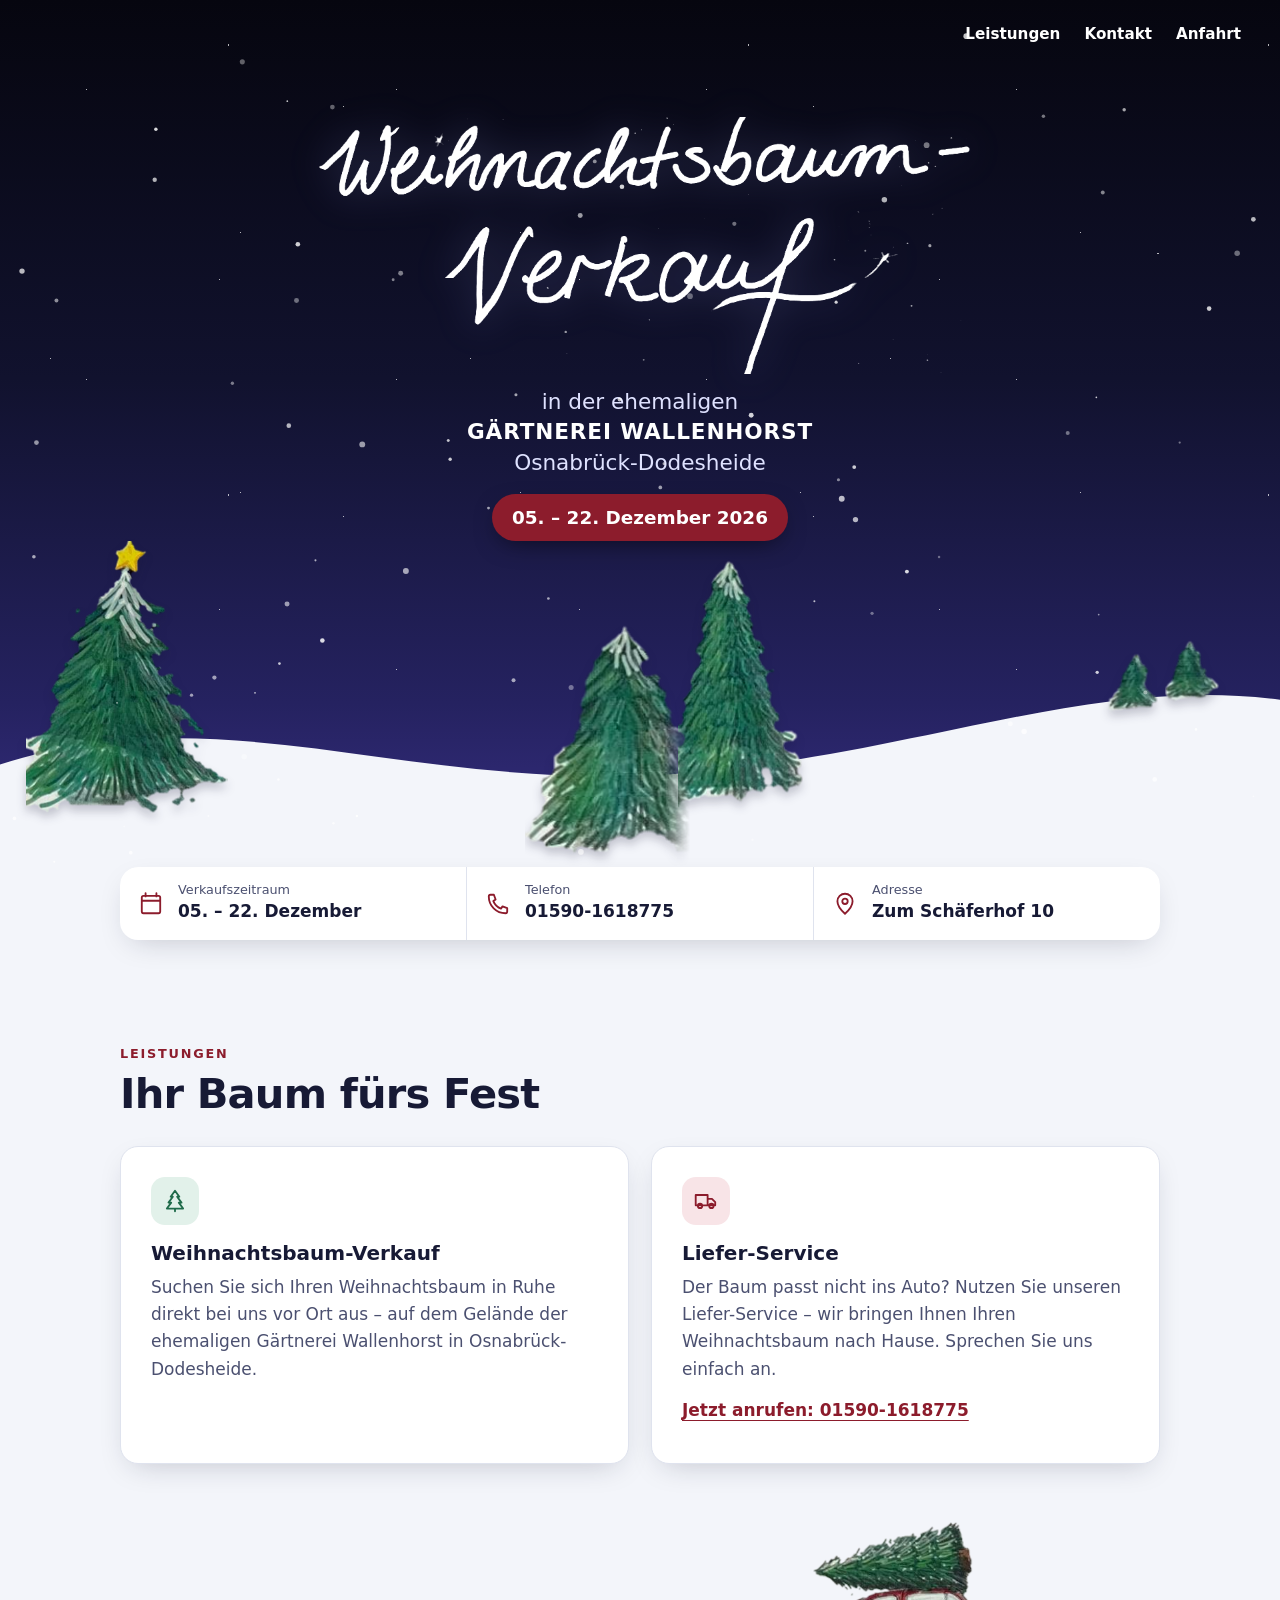
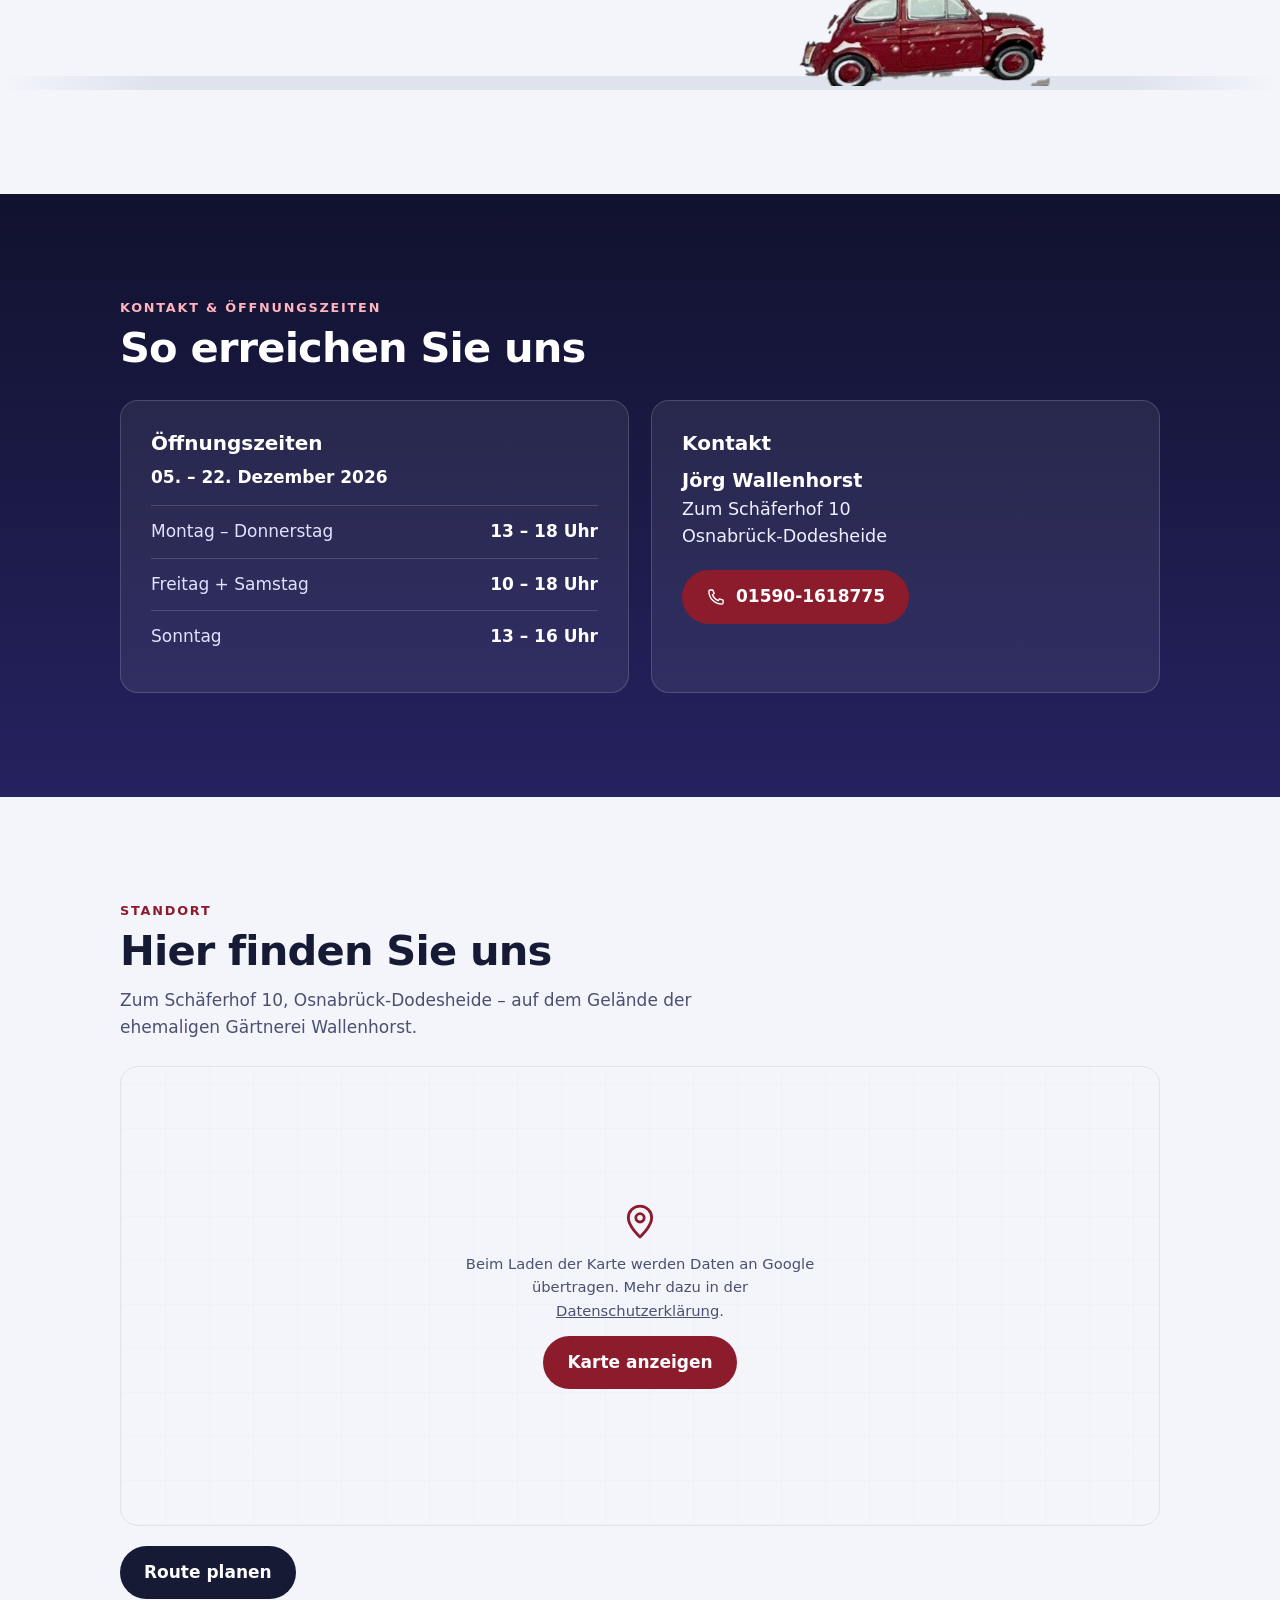
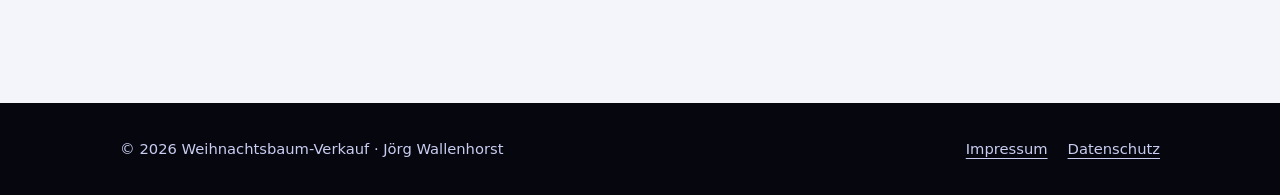
<file: index.html>
<!DOCTYPE html>
<html lang="de">
<head>
  <meta charset="utf-8">
  <meta name="viewport" content="width=device-width, initial-scale=1">
  <title>Weihnachtsbaum-Verkauf Osnabrück-Dodesheide | in der ehemaligen Gärtnerei Wallenhorst</title>
  <meta name="description" content="Weihnachtsbaum-Verkauf in Osnabrück-Dodesheide (in der ehemaligen Gärtnerei Wallenhorst), Zum Schäferhof 10. Öffnungszeiten, Kontakt, Anfahrt und Liefer-Service.">
  <meta name="theme-color" content="#0a0a18">
  <meta property="og:title" content="Weihnachtsbaum-Verkauf Osnabrück-Dodesheide">
  <meta property="og:description" content="Frische Weihnachtsbäume in der ehemaligen Gärtnerei Wallenhorst – mit Liefer-Service.">
  <meta property="og:type" content="website">
  <meta property="og:url" content="https://w-wie-weihnachtsbaum.de/">
  <link rel="canonical" href="https://w-wie-weihnachtsbaum.de/">
  <link rel="icon" href="assets/img/favicon.svg" type="image/svg+xml">
  <link rel="preload" as="image" href="assets/img/titel.png">
  <link rel="stylesheet" href="css/style.css?v=5">
</head>
<body>
  <a class="skip-link" href="#leistungen">Zum Inhalt springen</a>

  <header class="kopf" id="kopf">
    <a class="kopf__marke" href="#start" aria-label="Zum Seitenanfang">
      <svg viewBox="0 0 24 24" width="22" height="22" aria-hidden="true"><path fill="currentColor" d="M12 2 7.5 8h2.2L5.5 14h3L4 20h7v2h2v-2h7l-4.5-6h3L14.3 8h2.2z"/></svg>
      <span>Weihnachtsbaum-Verkauf</span>
    </a>
    <nav aria-label="Hauptnavigation">
      <a href="#leistungen">Leistungen</a>
      <a href="#kontakt">Kontakt</a>
      <a href="#standort">Anfahrt</a>
    </nav>
  </header>

  <main>
    <!-- 1. Hero -->
    <section class="hero" id="start">
      <div class="hero__sterne" data-parallax-y="0.25" aria-hidden="true"></div>
      <canvas class="hero__schnee" id="schnee" aria-hidden="true"></canvas>

      <div class="hero__inhalt">
        <h1>
          <img src="assets/img/titel.png" width="990" height="385" alt="Weihnachtsbaum-Verkauf" fetchpriority="high">
        </h1>
        <p class="hero__ort">in der ehemaligen<br><strong>Gärtnerei Wallenhorst</strong><br>Osnabrück-Dodesheide</p>
        <p class="hero__datum">05. – 22. Dezember 2026</p>
      </div>

      <div class="hero__szene" aria-hidden="true">
        <svg class="hero__huegel" viewBox="0 0 1440 320" preserveAspectRatio="none">
          <path d="M0,150 C260,60 470,190 780,160 C1040,135 1230,40 1440,70 L1440,320 L0,320 Z"/>
        </svg>
        <img class="baum baum--paar" data-parallax-x="0.03" src="assets/img/baum-paar.png" width="140" height="100" alt="">
        <img class="baum baum--mittel" data-parallax-x="-0.05" src="assets/img/baum-mittel.png" width="171" height="305" alt="">
        <img class="baum baum--klein" data-parallax-x="0.08" src="assets/img/baum-klein.png" width="158" height="250" alt="">
        <img class="baum baum--gross" data-parallax-x="-0.14" src="assets/img/baum-gross.png" width="295" height="420" alt="">
      </div>
    </section>

    <!-- Kurzinfo -->
    <section class="kurzinfo" aria-label="Das Wichtigste in Kürze">
      <a class="kurzinfo__punkt" href="#kontakt">
        <svg viewBox="0 0 24 24" aria-hidden="true"><path d="M7 2v3M17 2v3M3.5 9h17M5 4.5h14A1.5 1.5 0 0 1 20.500 6v13A1.500 1.500 0 0 1 19 20.500H5A1.500 1.500 0 0 1 3.500 19V6A1.500 1.500 0 0 1 5 4.500Z"/></svg>
        <span><small>Verkaufszeitraum</small>05. – 22. Dezember</span>
      </a>
      <a class="kurzinfo__punkt" href="tel:+4915901618775">
        <svg viewBox="0 0 24 24" aria-hidden="true"><path d="M5 3.500h3.200l1.600 4.300-2.100 1.500a12.500 12.500 0 0 0 7 7l1.500-2.100 4.300 1.600V19a1.500 1.500 0 0 1-1.500 1.500C10.400 20.500 3.500 13.600 3.500 5A1.500 1.500 0 0 1 5 3.500Z"/></svg>
        <span><small>Telefon</small>01590-1618775</span>
      </a>
      <a class="kurzinfo__punkt" href="#standort">
        <svg viewBox="0 0 24 24" aria-hidden="true"><path d="M12 21s7-6.200 7-11.500a7 7 0 1 0-14 0C5 14.800 12 21 12 21Z"/><circle cx="12" cy="9.500" r="2.500"/></svg>
        <span><small>Adresse</small>Zum Schäferhof 10</span>
      </a>
    </section>

    <!-- 2. Leistungen -->
    <section class="abschnitt" id="leistungen">
      <div class="container">
        <p class="vorzeile">Leistungen</p>
        <h2>Ihr Baum fürs Fest</h2>
        <div class="karten">
          <article class="karte einblenden">
            <div class="karte__icon karte__icon--gruen">
              <svg viewBox="0 0 24 24" aria-hidden="true"><path d="M12 2.500 8 8h2l-4 5.500h2.500L4.500 19h15l-4-5.500H18L14 8h2zM12 19v2.500"/></svg>
            </div>
            <h3>Weihnachtsbaum-Verkauf</h3>
            <p>Suchen Sie sich Ihren Weihnachtsbaum in Ruhe direkt bei uns vor Ort aus – auf dem Gelände der ehemaligen Gärtnerei Wallenhorst in Osnabrück-Dodesheide.</p>
          </article>
          <article class="karte einblenden">
            <div class="karte__icon karte__icon--rot">
              <svg viewBox="0 0 24 24" aria-hidden="true"><path d="M2.500 6.500h11v9.500h-11zM13.500 10h4l3 3v3h-7M6.500 18.500a2 2 0 1 0 0-4 2 2 0 0 0 0 4ZM17 18.500a2 2 0 1 0 0-4 2 2 0 0 0 0 4Z"/></svg>
            </div>
            <h3>Liefer-Service</h3>
            <p>Der Baum passt nicht ins Auto? Nutzen Sie unseren Liefer-Service – wir bringen Ihnen Ihren Weihnachtsbaum nach Hause. Sprechen Sie uns einfach an.</p>
            <a class="textlink" href="tel:+4915901618775">Jetzt anrufen: 01590-1618775</a>
          </article>
        </div>
      </div>

      <div class="lieferweg" id="lieferweg" aria-hidden="true">
        <div class="lieferweg__auto">
          <img src="assets/img/auto.png" width="356" height="248" alt="" loading="lazy">
        </div>
        <div class="lieferweg__boden"></div>
      </div>
    </section>

    <!-- 3. Kontakt & Öffnungszeiten -->
    <section class="abschnitt abschnitt--nacht" id="kontakt">
      <div class="container">
        <p class="vorzeile">Kontakt &amp; Öffnungszeiten</p>
        <h2>So erreichen Sie uns</h2>
        <div class="karten">
          <article class="karte karte--glas einblenden">
            <h3>Öffnungszeiten</h3>
            <p class="zeitraum">05. – 22. Dezember 2026</p>
            <dl class="zeiten">
              <div><dt>Montag – Donnerstag</dt><dd>13 – 18 Uhr</dd></div>
              <div><dt>Freitag + Samstag</dt><dd>10 – 18 Uhr</dd></div>
              <div><dt>Sonntag</dt><dd>13 – 16 Uhr</dd></div>
            </dl>
          </article>
          <article class="karte karte--glas einblenden">
            <h3>Kontakt</h3>
            <address>
              <strong>Jörg Wallenhorst</strong><br>
              Zum Schäferhof 10<br>
              Osnabrück-Dodesheide
            </address>
            <a class="knopf" href="tel:+4915901618775">
              <svg viewBox="0 0 24 24" aria-hidden="true"><path d="M5 3.500h3.200l1.600 4.300-2.100 1.500a12.500 12.500 0 0 0 7 7l1.500-2.100 4.300 1.600V19a1.500 1.500 0 0 1-1.500 1.500C10.400 20.500 3.500 13.600 3.500 5A1.500 1.500 0 0 1 5 3.500Z"/></svg>
              01590-1618775
            </a>
          </article>
        </div>
      </div>
    </section>

    <!-- 4. Standort -->
    <section class="abschnitt" id="standort">
      <div class="container">
        <p class="vorzeile">Standort</p>
        <h2>Hier finden Sie uns</h2>
        <p class="einleitung">Zum Schäferhof 10, Osnabrück-Dodesheide – auf dem Gelände der ehemaligen Gärtnerei Wallenhorst.</p>

        <div class="karte-map" id="map">
          <div class="karte-map__hinweis">
            <svg viewBox="0 0 24 24" aria-hidden="true"><path d="M12 21s7-6.200 7-11.500a7 7 0 1 0-14 0C5 14.800 12 21 12 21Z"/><circle cx="12" cy="9.500" r="2.500"/></svg>
            <p>Beim Laden der Karte werden Daten an Google übertragen. Mehr dazu in der <a href="datenschutz.html">Datenschutzerklärung</a>.</p>
            <button class="knopf" type="button" id="map-laden">Karte anzeigen</button>
          </div>
        </div>
        <a class="knopf knopf--hell" href="https://www.google.com/maps/dir/?api=1&amp;destination=Zum+Sch%C3%A4ferhof+10%2C+49088+Osnabr%C3%BCck" target="_blank" rel="noopener noreferrer">Route planen</a>
      </div>
    </section>
  </main>

  <!-- 5. Footer -->
  <footer class="fuss">
    <div class="container fuss__innen">
      <p>© <span id="jahr">2026</span> Weihnachtsbaum-Verkauf · Jörg Wallenhorst</p>
      <nav aria-label="Rechtliches">
        <a href="impressum.html">Impressum</a>
        <a href="datenschutz.html">Datenschutz</a>
      </nav>
    </div>
  </footer>

  <script src="js/main.js?v=4" defer></script>
</body>
</html>
</file>
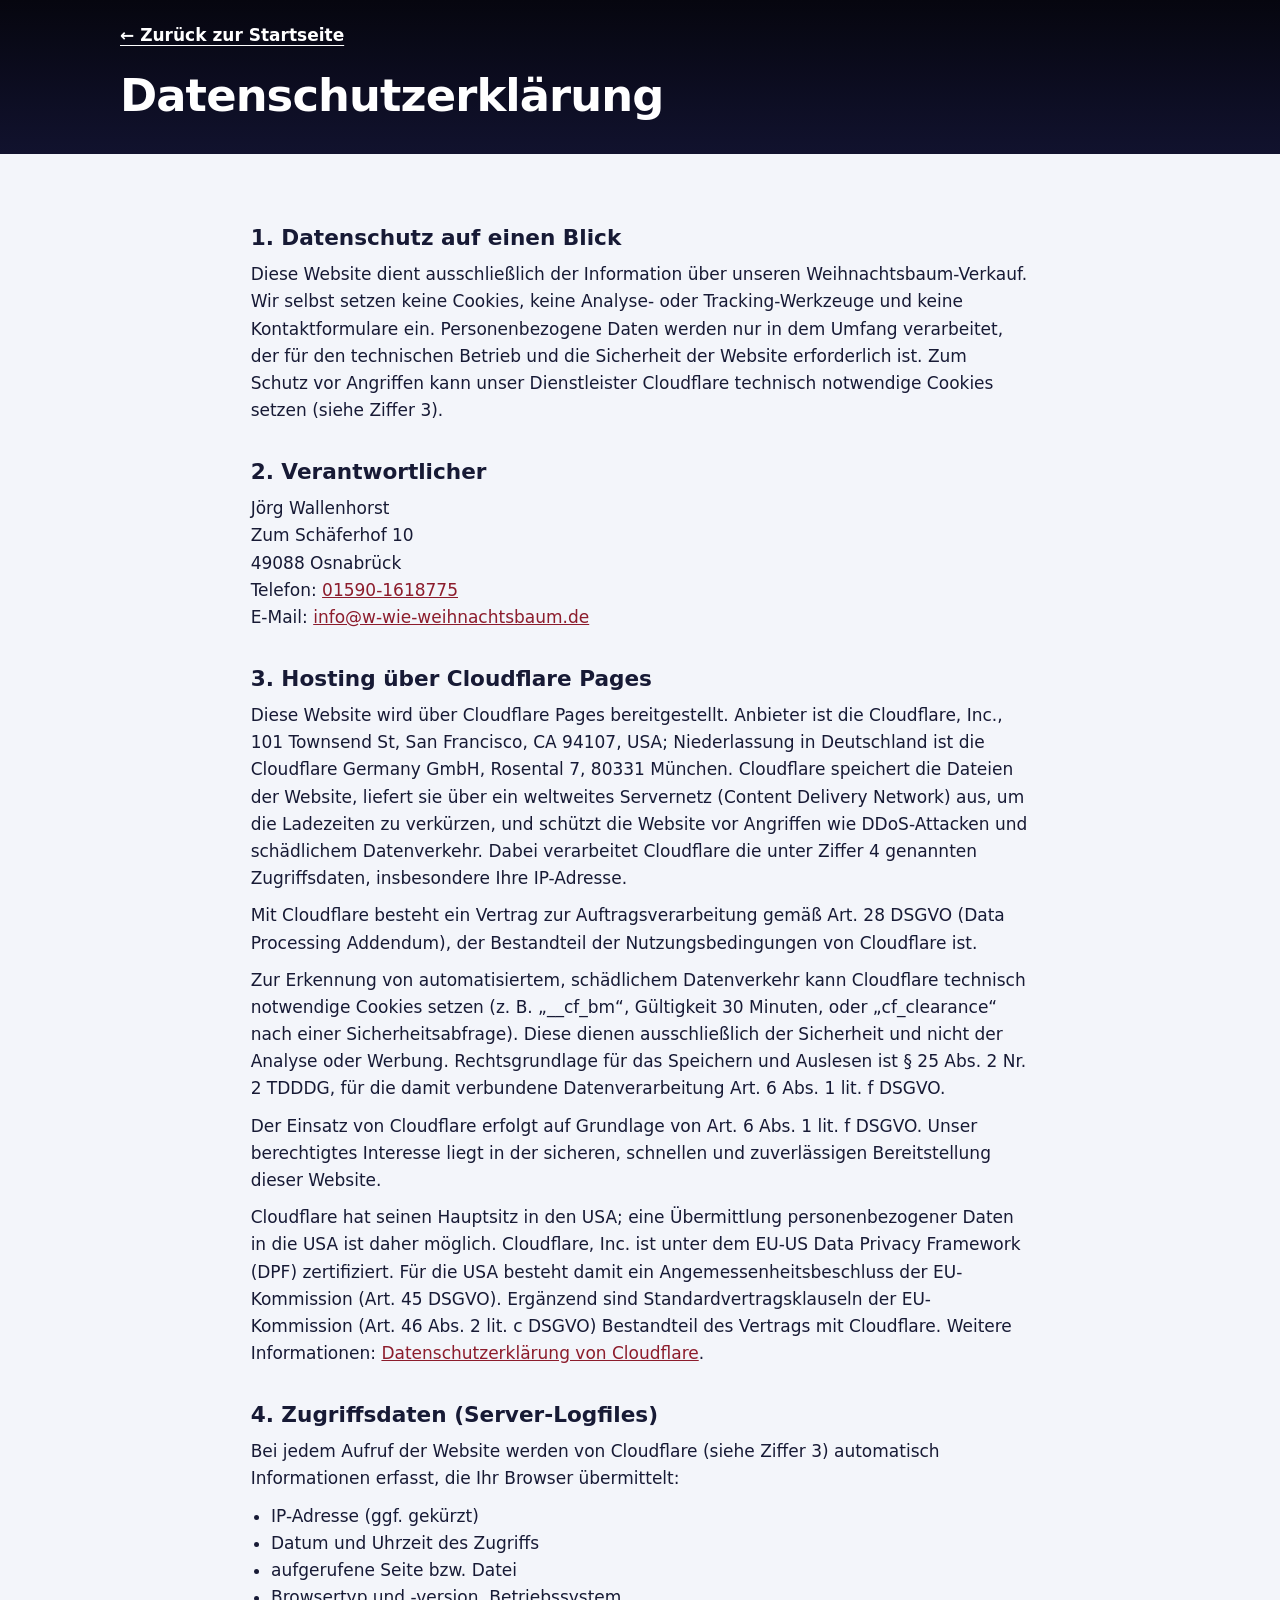
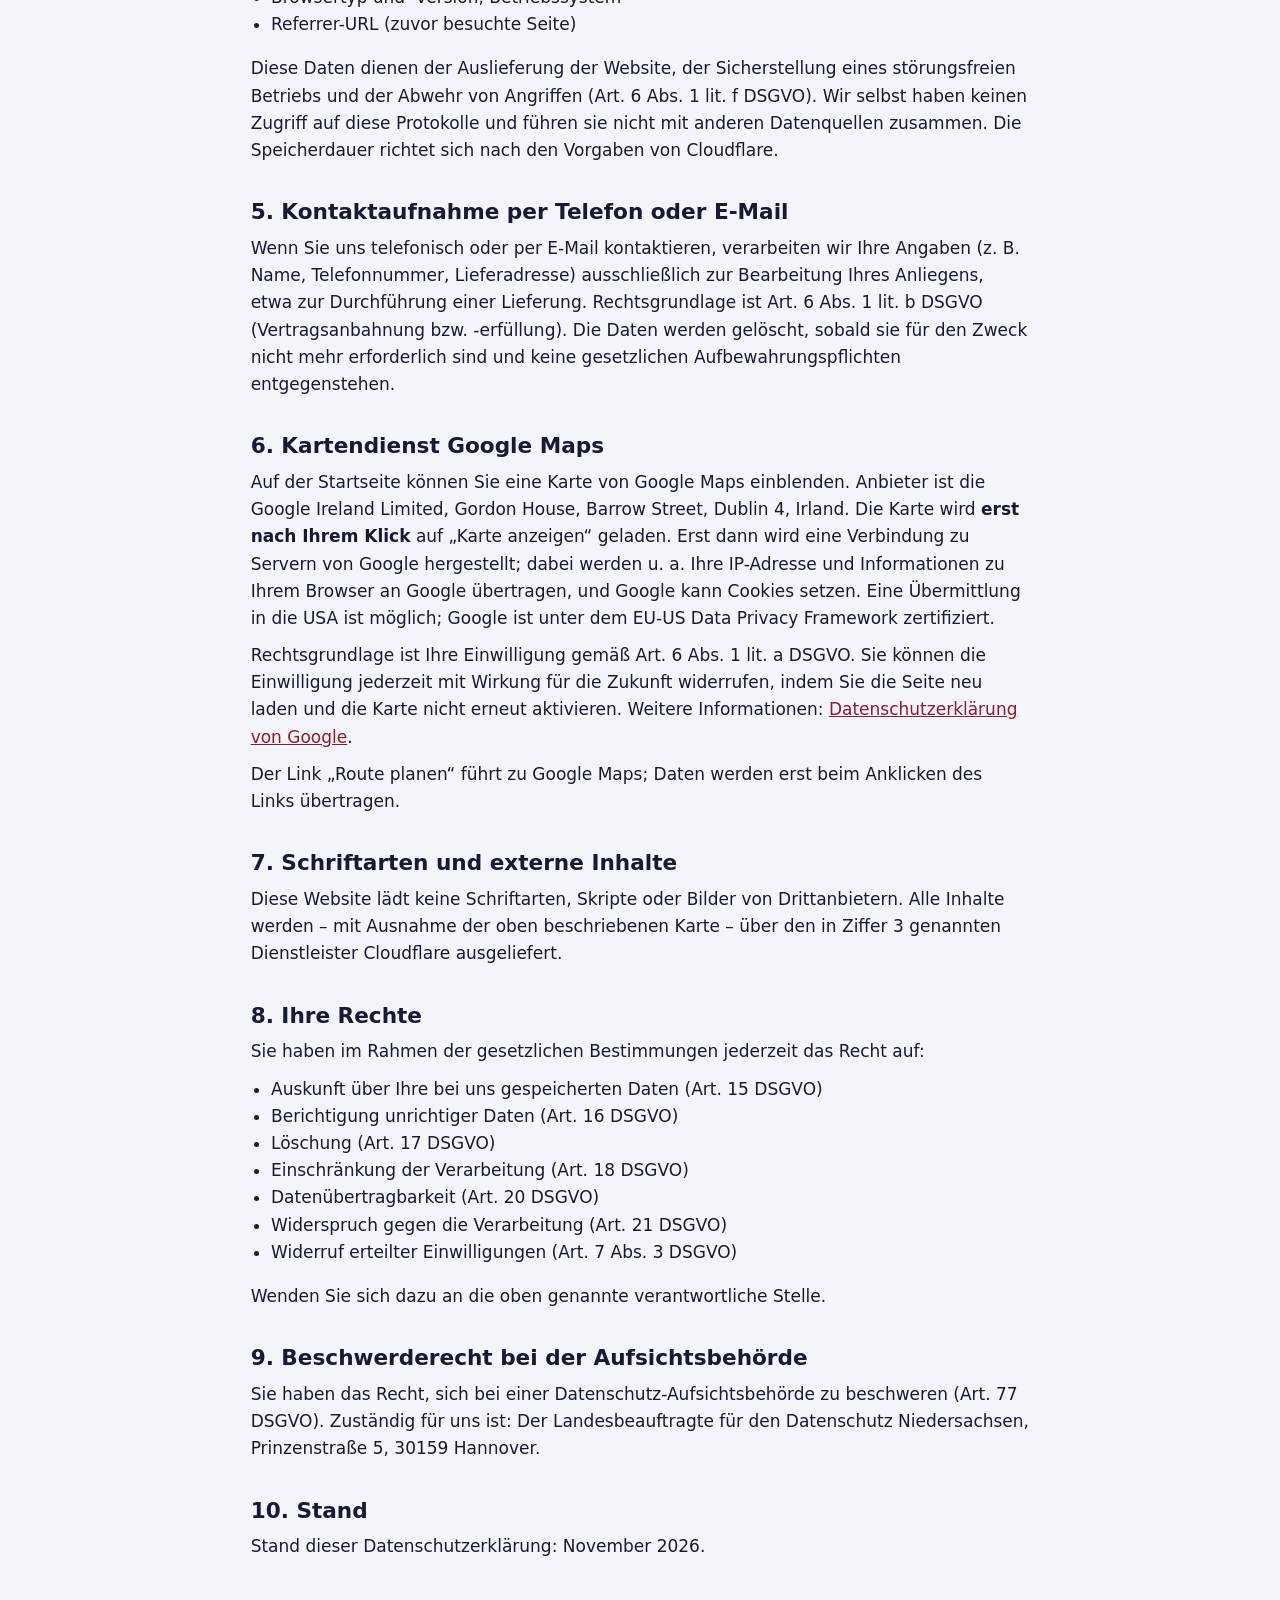
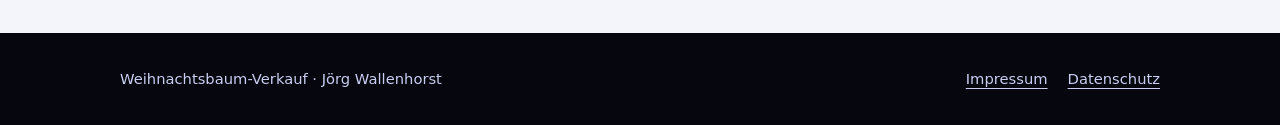
<file: datenschutz.html>
<!DOCTYPE html>
<html lang="de">
<head>
  <meta charset="utf-8">
  <meta name="viewport" content="width=device-width, initial-scale=1">
  <title>Datenschutzerklärung | Weihnachtsbaum-Verkauf Osnabrück-Dodesheide</title>
  <meta name="robots" content="noindex, follow">
  <meta name="theme-color" content="#0a0a18">
  <link rel="icon" href="assets/img/favicon.svg" type="image/svg+xml">
  <link rel="stylesheet" href="css/style.css?v=5">
</head>
<body>
  <header class="seite-kopf">
    <div class="container">
      <a href="index.html">← Zurück zur Startseite</a>
      <h1>Datenschutz&shy;erklärung</h1>
    </div>
  </header>

  <main class="container text">
    <h2>1. Datenschutz auf einen Blick</h2>
    <p>Diese Website dient ausschließlich der Information über unseren Weihnachtsbaum-Verkauf. Wir selbst setzen keine Cookies, keine Analyse- oder Tracking-Werkzeuge und keine Kontaktformulare ein. Personenbezogene Daten werden nur in dem Umfang verarbeitet, der für den technischen Betrieb und die Sicherheit der Website erforderlich ist. Zum Schutz vor Angriffen kann unser Dienstleister Cloudflare technisch notwendige Cookies setzen (siehe Ziffer 3).</p>

    <h2>2. Verantwortlicher</h2>
    <p>
      Jörg Wallenhorst<br>
      Zum Schäferhof 10<br>
      49088 Osnabrück<br>
      Telefon: <a href="tel:+4915901618775">01590-1618775</a><br>
      E-Mail: <a href="mailto:info@w-wie-weihnachtsbaum.de">info@w-wie-weihnachtsbaum.de</a>
    </p>

    <h2>3. Hosting über Cloudflare Pages</h2>
    <p>Diese Website wird über Cloudflare Pages bereitgestellt. Anbieter ist die Cloudflare, Inc., 101 Townsend St, San Francisco, CA 94107, USA; Niederlassung in Deutschland ist die Cloudflare Germany GmbH, Rosental 7, 80331 München. Cloudflare speichert die Dateien der Website, liefert sie über ein weltweites Servernetz (Content Delivery Network) aus, um die Ladezeiten zu verkürzen, und schützt die Website vor Angriffen wie DDoS-Attacken und schädlichem Datenverkehr. Dabei verarbeitet Cloudflare die unter Ziffer 4 genannten Zugriffsdaten, insbesondere Ihre IP-Adresse.</p>
    <p>Mit Cloudflare besteht ein Vertrag zur Auftragsverarbeitung gemäß Art. 28 DSGVO (Data Processing Addendum), der Bestandteil der Nutzungsbedingungen von Cloudflare ist.</p>
    <p>Zur Erkennung von automatisiertem, schädlichem Datenverkehr kann Cloudflare technisch notwendige Cookies setzen (z. B. „__cf_bm“, Gültigkeit 30 Minuten, oder „cf_clearance“ nach einer Sicherheitsabfrage). Diese dienen ausschließlich der Sicherheit und nicht der Analyse oder Werbung. Rechtsgrundlage für das Speichern und Auslesen ist § 25 Abs. 2 Nr. 2 TDDDG, für die damit verbundene Datenverarbeitung Art. 6 Abs. 1 lit. f DSGVO.</p>
    <p>Der Einsatz von Cloudflare erfolgt auf Grundlage von Art. 6 Abs. 1 lit. f DSGVO. Unser berechtigtes Interesse liegt in der sicheren, schnellen und zuverlässigen Bereitstellung dieser Website.</p>
    <p>Cloudflare hat seinen Hauptsitz in den USA; eine Übermittlung personenbezogener Daten in die USA ist daher möglich. Cloudflare, Inc. ist unter dem EU-US Data Privacy Framework (DPF) zertifiziert. Für die USA besteht damit ein Angemessenheitsbeschluss der EU-Kommission (Art. 45 DSGVO). Ergänzend sind Standardvertragsklauseln der EU-Kommission (Art. 46 Abs. 2 lit. c DSGVO) Bestandteil des Vertrags mit Cloudflare. Weitere Informationen: <a href="https://www.cloudflare.com/de-de/privacypolicy/" target="_blank" rel="noopener noreferrer">Datenschutzerklärung von Cloudflare</a>.</p>

    <h2>4. Zugriffsdaten (Server-Logfiles)</h2>
    <p>Bei jedem Aufruf der Website werden von Cloudflare (siehe Ziffer 3) automatisch Informationen erfasst, die Ihr Browser übermittelt:</p>
    <ul>
      <li>IP-Adresse (ggf. gekürzt)</li>
      <li>Datum und Uhrzeit des Zugriffs</li>
      <li>aufgerufene Seite bzw. Datei</li>
      <li>Browsertyp und -version, Betriebssystem</li>
      <li>Referrer-URL (zuvor besuchte Seite)</li>
    </ul>
    <p>Diese Daten dienen der Auslieferung der Website, der Sicherstellung eines störungsfreien Betriebs und der Abwehr von Angriffen (Art. 6 Abs. 1 lit. f DSGVO). Wir selbst haben keinen Zugriff auf diese Protokolle und führen sie nicht mit anderen Datenquellen zusammen. Die Speicherdauer richtet sich nach den Vorgaben von Cloudflare.</p>

    <h2>5. Kontaktaufnahme per Telefon oder E-Mail</h2>
    <p>Wenn Sie uns telefonisch oder per E-Mail kontaktieren, verarbeiten wir Ihre Angaben (z. B. Name, Telefonnummer, Lieferadresse) ausschließlich zur Bearbeitung Ihres Anliegens, etwa zur Durchführung einer Lieferung. Rechtsgrundlage ist Art. 6 Abs. 1 lit. b DSGVO (Vertragsanbahnung bzw. -erfüllung). Die Daten werden gelöscht, sobald sie für den Zweck nicht mehr erforderlich sind und keine gesetzlichen Aufbewahrungspflichten entgegenstehen.</p>

    <h2>6. Kartendienst Google Maps</h2>
    <p>Auf der Startseite können Sie eine Karte von Google Maps einblenden. Anbieter ist die Google Ireland Limited, Gordon House, Barrow Street, Dublin 4, Irland. Die Karte wird <strong>erst nach Ihrem Klick</strong> auf „Karte anzeigen“ geladen. Erst dann wird eine Verbindung zu Servern von Google hergestellt; dabei werden u. a. Ihre IP-Adresse und Informationen zu Ihrem Browser an Google übertragen, und Google kann Cookies setzen. Eine Übermittlung in die USA ist möglich; Google ist unter dem EU-US Data Privacy Framework zertifiziert.</p>
    <p>Rechtsgrundlage ist Ihre Einwilligung gemäß Art. 6 Abs. 1 lit. a DSGVO. Sie können die Einwilligung jederzeit mit Wirkung für die Zukunft widerrufen, indem Sie die Seite neu laden und die Karte nicht erneut aktivieren. Weitere Informationen: <a href="https://policies.google.com/privacy" target="_blank" rel="noopener noreferrer">Datenschutzerklärung von Google</a>.</p>
    <p>Der Link „Route planen“ führt zu Google Maps; Daten werden erst beim Anklicken des Links übertragen.</p>

    <h2>7. Schriftarten und externe Inhalte</h2>
    <p>Diese Website lädt keine Schriftarten, Skripte oder Bilder von Drittanbietern. Alle Inhalte werden – mit Ausnahme der oben beschriebenen Karte – über den in Ziffer 3 genannten Dienstleister Cloudflare ausgeliefert.</p>

    <h2>8. Ihre Rechte</h2>
    <p>Sie haben im Rahmen der gesetzlichen Bestimmungen jederzeit das Recht auf:</p>
    <ul>
      <li>Auskunft über Ihre bei uns gespeicherten Daten (Art. 15 DSGVO)</li>
      <li>Berichtigung unrichtiger Daten (Art. 16 DSGVO)</li>
      <li>Löschung (Art. 17 DSGVO)</li>
      <li>Einschränkung der Verarbeitung (Art. 18 DSGVO)</li>
      <li>Datenübertragbarkeit (Art. 20 DSGVO)</li>
      <li>Widerspruch gegen die Verarbeitung (Art. 21 DSGVO)</li>
      <li>Widerruf erteilter Einwilligungen (Art. 7 Abs. 3 DSGVO)</li>
    </ul>
    <p>Wenden Sie sich dazu an die oben genannte verantwortliche Stelle.</p>

    <h2>9. Beschwerderecht bei der Aufsichtsbehörde</h2>
    <p>Sie haben das Recht, sich bei einer Datenschutz-Aufsichtsbehörde zu beschweren (Art. 77 DSGVO). Zuständig für uns ist: Der Landesbeauftragte für den Datenschutz Niedersachsen, Prinzenstraße 5, 30159 Hannover.</p>

    <h2>10. Stand</h2>
    <p>Stand dieser Datenschutzerklärung: November 2026.</p>
  </main>

  <footer class="fuss">
    <div class="container fuss__innen">
      <p>Weihnachtsbaum-Verkauf · Jörg Wallenhorst</p>
      <nav aria-label="Rechtliches">
        <a href="impressum.html">Impressum</a>
        <a href="datenschutz.html" aria-current="page">Datenschutz</a>
      </nav>
    </div>
  </footer>
</body>
</html>
</file>
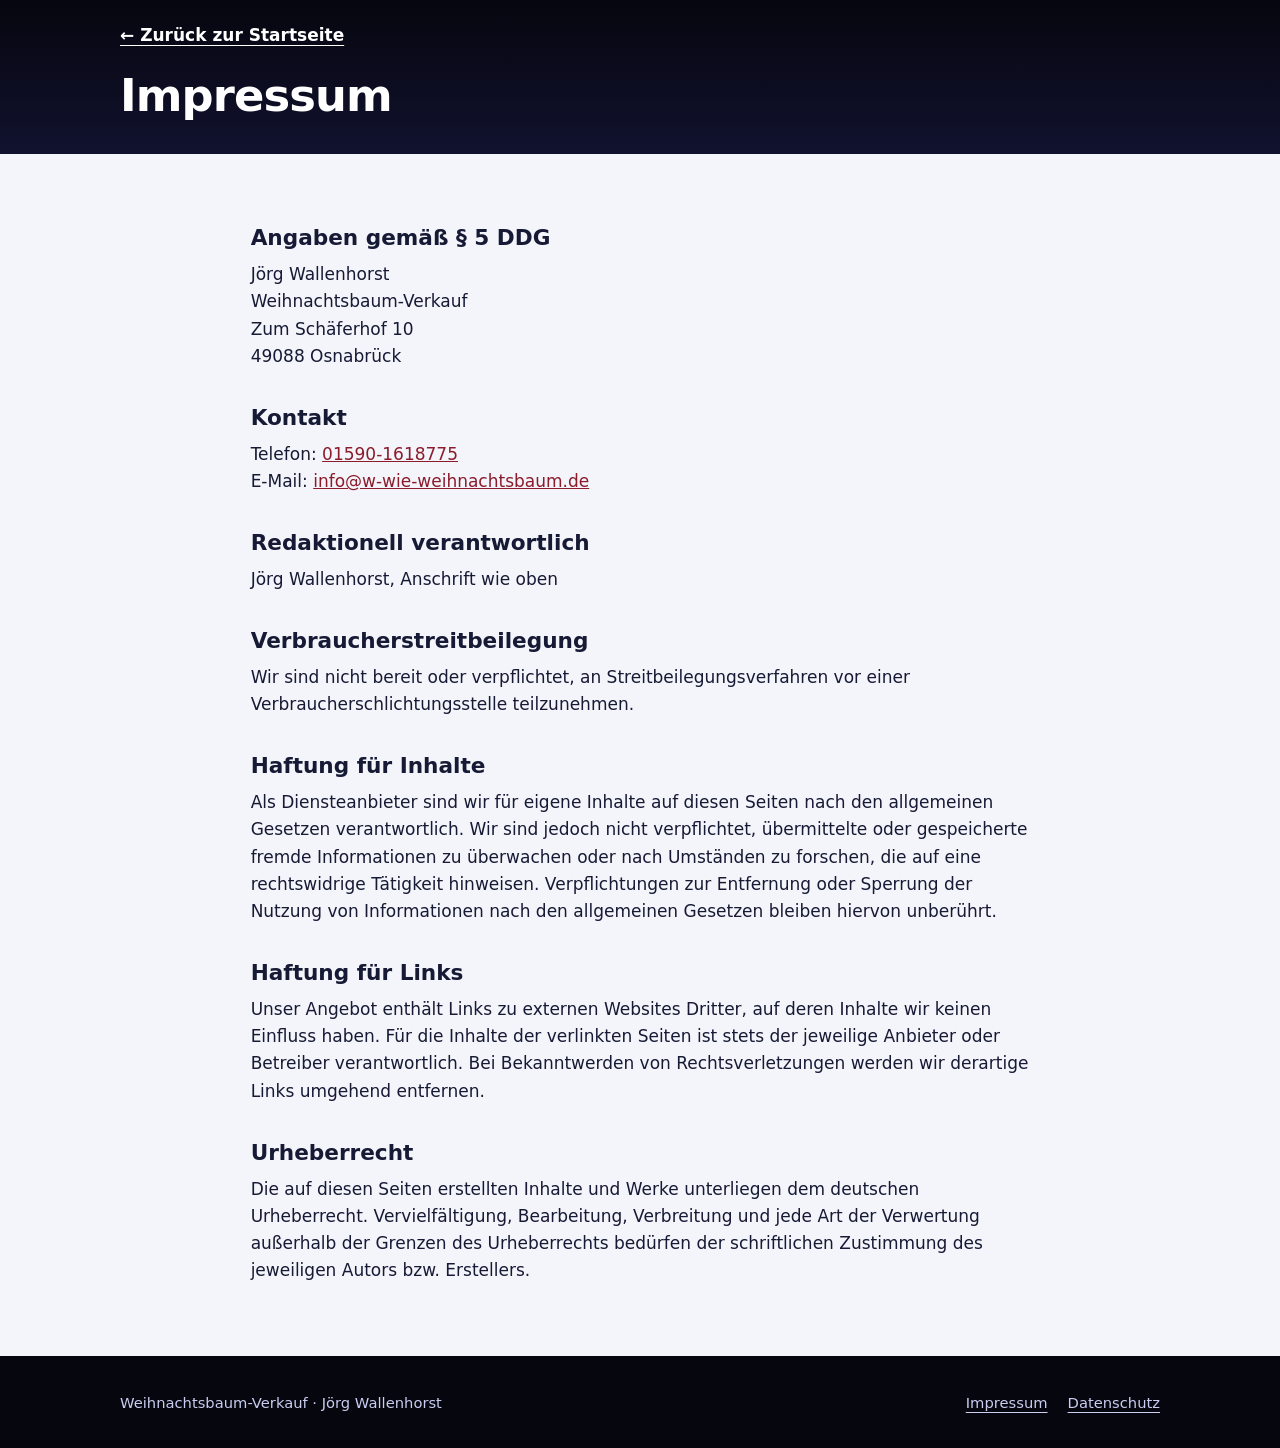
<file: impressum.html>
<!DOCTYPE html>
<html lang="de">
<head>
  <meta charset="utf-8">
  <meta name="viewport" content="width=device-width, initial-scale=1">
  <title>Impressum | Weihnachtsbaum-Verkauf Osnabrück-Dodesheide</title>
  <meta name="robots" content="noindex, follow">
  <meta name="theme-color" content="#0a0a18">
  <link rel="icon" href="assets/img/favicon.svg" type="image/svg+xml">
  <link rel="stylesheet" href="css/style.css?v=5">
</head>
<body>
  <header class="seite-kopf">
    <div class="container">
      <a href="index.html">← Zurück zur Startseite</a>
      <h1>Impressum</h1>
    </div>
  </header>

  <main class="container text">
    <h2>Angaben gemäß § 5 DDG</h2>
    <p>
      Jörg Wallenhorst<br>
      Weihnachtsbaum-Verkauf<br>
      Zum Schäferhof 10<br>
      49088 Osnabrück
    </p>

    <h2>Kontakt</h2>
    <p>
      Telefon: <a href="tel:+4915901618775">01590-1618775</a><br>
      E-Mail: <a href="mailto:info@w-wie-weihnachtsbaum.de">info@w-wie-weihnachtsbaum.de</a>
    </p>

    <h2>Redaktionell verantwortlich</h2>
    <p>Jörg Wallenhorst, Anschrift wie oben</p>

    <h2>Verbraucherstreitbeilegung</h2>
    <p>Wir sind nicht bereit oder verpflichtet, an Streitbeilegungsverfahren vor einer Verbraucherschlichtungsstelle teilzunehmen.</p>

    <h2>Haftung für Inhalte</h2>
    <p>Als Diensteanbieter sind wir für eigene Inhalte auf diesen Seiten nach den allgemeinen Gesetzen verantwortlich. Wir sind jedoch nicht verpflichtet, übermittelte oder gespeicherte fremde Informationen zu überwachen oder nach Umständen zu forschen, die auf eine rechtswidrige Tätigkeit hinweisen. Verpflichtungen zur Entfernung oder Sperrung der Nutzung von Informationen nach den allgemeinen Gesetzen bleiben hiervon unberührt.</p>

    <h2>Haftung für Links</h2>
    <p>Unser Angebot enthält Links zu externen Websites Dritter, auf deren Inhalte wir keinen Einfluss haben. Für die Inhalte der verlinkten Seiten ist stets der jeweilige Anbieter oder Betreiber verantwortlich. Bei Bekanntwerden von Rechtsverletzungen werden wir derartige Links umgehend entfernen.</p>

    <h2>Urheberrecht</h2>
    <p>Die auf diesen Seiten erstellten Inhalte und Werke unterliegen dem deutschen Urheberrecht. Vervielfältigung, Bearbeitung, Verbreitung und jede Art der Verwertung außerhalb der Grenzen des Urheberrechts bedürfen der schriftlichen Zustimmung des jeweiligen Autors bzw. Erstellers.</p>
  </main>

  <footer class="fuss">
    <div class="container fuss__innen">
      <p>Weihnachtsbaum-Verkauf · Jörg Wallenhorst</p>
      <nav aria-label="Rechtliches">
        <a href="impressum.html" aria-current="page">Impressum</a>
        <a href="datenschutz.html">Datenschutz</a>
      </nav>
    </div>
  </footer>
</body>
</html>
</file>
<file: css/style.css>
/* ==========================================================================
   Weihnachtsbaum-Verkauf – Styles (mobile first)
   ========================================================================== */

:root {
  --nacht-900: #06060f;
  --nacht-700: #11122e;
  --nacht-500: #252260;
  --schnee: #f3f5fa;
  --weiss: #ffffff;
  --tinte: #171a35;
  --tinte-weich: #4b5070;
  --rot: #8c1c2c;
  --rot-hell: #b3283b;
  --gruen: #1f6b4a;
  --gold: #f2c230;
  --linie: #dfe3ee;
  --radius: 18px;
  --schatten: 0 10px 30px -12px rgba(23, 26, 53, 0.25);
  --schrift: system-ui, -apple-system, "Segoe UI", Roboto, "Helvetica Neue", Arial, sans-serif;
}

*, *::before, *::after { box-sizing: border-box; }

html { scroll-behavior: smooth; scroll-padding-top: 64px; -webkit-text-size-adjust: 100%; }

body {
  margin: 0;
  font-family: var(--schrift);
  font-size: 1.0625rem;
  line-height: 1.6;
  color: var(--tinte);
  background: var(--schnee);
  overflow-x: hidden;
}

img, svg { max-width: 100%; height: auto; display: block; }
h1, h2, h3, p, dl, dd, address { margin: 0; }
address { font-style: normal; }
a { color: inherit; }

:focus-visible { outline: 3px solid var(--gold); outline-offset: 3px; border-radius: 6px; }

.skip-link {
  position: absolute; left: 12px; top: -60px; z-index: 100;
  background: var(--weiss); color: var(--tinte); padding: 10px 16px; border-radius: 10px;
}
.skip-link:focus { top: 12px; }

.container { width: min(100% - 40px, 1040px); margin-inline: auto; }

/* ---------- Kopfzeile ---------- */
.kopf {
  position: fixed; inset: 0 0 auto 0; z-index: 50;
  display: flex; align-items: center; justify-content: space-between; gap: 12px;
  padding: 10px 16px;
  color: var(--weiss);
  transition: background-color .3s, box-shadow .3s, backdrop-filter .3s;
}
.kopf.ist-fest {
  background: rgba(10, 10, 26, 0.82);
  -webkit-backdrop-filter: blur(10px); backdrop-filter: blur(10px);
  box-shadow: 0 6px 20px -10px rgba(0, 0, 0, .6);
}
.kopf__marke {
  display: flex; align-items: center; gap: 8px; min-width: 44px; min-height: 44px;
  font-weight: 700; text-decoration: none; letter-spacing: .01em;
  opacity: 0; transform: translateY(-4px); transition: opacity .3s, transform .3s;
}
.kopf.ist-fest .kopf__marke { opacity: 1; transform: none; }
.kopf__marke span { display: none; }
.kopf nav { display: flex; gap: 2px; }
.kopf nav a {
  display: inline-flex; align-items: center; min-height: 44px;
  padding: 8px 11px; border-radius: 999px;
  font-size: .95rem; font-weight: 600; text-decoration: none;
}
.kopf nav a:hover { background: rgba(255, 255, 255, .14); }

/* ---------- Hero ---------- */
.hero {
  position: relative;
  min-height: 100vh; min-height: 100svh;
  display: flex; flex-direction: column;
  overflow: hidden;
  color: var(--weiss);
  background: linear-gradient(180deg, var(--nacht-900) 0%, var(--nacht-700) 42%, var(--nacht-500) 78%, #3a318a 100%);
}
.hero__sterne {
  position: absolute; inset: -10% 0 20% 0;
  background-image:
    radial-gradient(1.2px 1.2px at 12% 18%, #fff 50%, transparent 51%),
    radial-gradient(1px 1px at 28% 62%, #fff 50%, transparent 51%),
    radial-gradient(1.4px 1.4px at 44% 30%, #fff 50%, transparent 51%),
    radial-gradient(1px 1px at 61% 12%, #fff 50%, transparent 51%),
    radial-gradient(1.2px 1.2px at 73% 48%, #fff 50%, transparent 51%),
    radial-gradient(1px 1px at 86% 24%, #fff 50%, transparent 51%),
    radial-gradient(1.6px 1.6px at 93% 66%, #fff 50%, transparent 51%),
    radial-gradient(1px 1px at 6% 78%, #fff 50%, transparent 51%),
    radial-gradient(1px 1px at 52% 82%, #fff 50%, transparent 51%);
  background-size: 420px 380px, 310px 290px, 520px 450px, 360px 330px, 470px 410px, 280px 260px, 600px 520px, 340px 300px, 400px 360px;
  opacity: .7;
}
.hero__schnee { position: absolute; inset: 0; width: 100%; height: 100%; z-index: 3; pointer-events: none; }

.hero__inhalt {
  position: relative; z-index: 2;
  padding: clamp(72px, 13svh, 130px) 20px 0;
  text-align: center;
}
.hero h1 img {
  width: min(92vw, 660px); width: min(92vw, 660px, 105svh); margin-inline: auto;
  filter: drop-shadow(0 0 18px rgba(160, 170, 255, .25));
}
.hero__ort {
  margin-top: clamp(4px, 1.5svh, 16px);
  font-size: clamp(1.05rem, 3.6vw, 1.35rem); line-height: 1.4;
  color: #dfe2ff;
}
.hero__ort strong { color: var(--weiss); letter-spacing: .04em; text-transform: uppercase; }
.hero__datum {
  display: inline-block; margin-top: 16px;
  padding: 9px 20px; border-radius: 999px;
  background: var(--rot); color: var(--weiss);
  font-weight: 700; font-size: clamp(1rem, 3.4vw, 1.15rem);
  box-shadow: 0 8px 24px -8px rgba(0, 0, 0, .6);
}

.hero__szene {
  position: relative; z-index: 1;
  margin-top: auto;
  height: clamp(230px, 40svh, 430px);
}
.hero__huegel { position: absolute; inset: auto 0 -1px 0; width: 100%; height: 72%; }
.hero__huegel path { fill: var(--schnee); }
.baum { position: absolute; object-fit: contain; object-position: left bottom; will-change: transform; filter: drop-shadow(0 6px 5px rgba(20, 20, 50, .22)); }
.baum--gross  { left: -5%;  bottom: 20%; width: clamp(150px, 37vw, 300px); max-height: 80%; }
.baum--klein  {
  left: 41%;  bottom: 9%;  width: clamp(82px, 19vw, 165px); max-height: 78%;
  -webkit-mask-image: linear-gradient(to right, #000 84%, transparent);
  mask-image: linear-gradient(to right, #000 84%, transparent);
}
.baum--mittel { left: 53%;  bottom: 26%; width: clamp(84px, 19vw, 175px); max-height: 72%; }
.baum--paar   { right: 4%;  bottom: 51%; width: clamp(58px, 12vw, 130px); }

/* ---------- Kurzinfo ---------- */
.kurzinfo {
  position: relative; z-index: 5;
  width: min(100% - 32px, 1040px); margin: -34px auto 0;
  display: grid; gap: 1px;
  background: var(--linie);
  border-radius: var(--radius); overflow: hidden;
  box-shadow: var(--schatten);
}
.kurzinfo__punkt {
  display: flex; align-items: center; gap: 14px;
  padding: 15px 18px;
  background: var(--weiss); text-decoration: none; font-weight: 700;
  transition: background-color .2s;
}
.kurzinfo__punkt:hover { background: #fafbfe; }
.kurzinfo__punkt small { display: block; font-weight: 500; font-size: .8rem; color: var(--tinte-weich); line-height: 1.2; }
.kurzinfo__punkt svg, .karte__icon svg, .knopf svg, .karte-map__hinweis svg {
  fill: none; stroke: currentColor; stroke-width: 1.7; stroke-linecap: round; stroke-linejoin: round;
}
.kurzinfo__punkt svg { width: 26px; height: 26px; flex: none; color: var(--rot); }

/* ---------- Abschnitte ---------- */
.abschnitt { padding: clamp(56px, 10vw, 104px) 0; }
.vorzeile {
  font-size: .8rem; font-weight: 700; letter-spacing: .14em; text-transform: uppercase;
  color: var(--rot);
}
h2 {
  margin-top: 6px;
  font-size: clamp(1.75rem, 6vw, 2.6rem); line-height: 1.15; letter-spacing: -.02em;
}
h3 { font-size: 1.25rem; line-height: 1.25; }
.einleitung { margin-top: 12px; color: var(--tinte-weich); max-width: 60ch; }

.karten { display: grid; gap: 16px; margin-top: 28px; }
.karte {
  padding: 24px;
  background: var(--weiss);
  border: 1px solid var(--linie); border-radius: var(--radius);
  box-shadow: var(--schatten);
}
.karte p { margin-top: 8px; color: var(--tinte-weich); }
.karte__icon {
  display: grid; place-items: center;
  width: 48px; height: 48px; margin-bottom: 16px; border-radius: 14px;
}
.karte__icon svg { width: 26px; height: 26px; }
.karte__icon--gruen { background: #e2f1ea; color: var(--gruen); }
.karte__icon--rot { background: #f8e4e7; color: var(--rot); }
.textlink {
  display: inline-flex; align-items: center; min-height: 44px; margin-top: 6px;
  font-weight: 700; color: var(--rot); text-underline-offset: 4px;
}

/* ---------- Liefer-Animation ---------- */
.lieferweg {
  position: relative; height: clamp(120px, 26vw, 190px); margin-top: 36px;
  overflow: hidden; container-type: inline-size;
}
.lieferweg__boden {
  position: absolute; inset: auto 0 0 0; height: 14px;
  background: linear-gradient(90deg, transparent, var(--linie) 12%, var(--linie) 88%, transparent);
  border-radius: 999px;
}
.lieferweg__auto {
  /* Das Auto zeigt nach rechts: es kommt von links und fährt vorwärts ins Bild. */
  position: absolute; right: 0; bottom: 4px; z-index: 1;
  width: clamp(150px, 34vw, 250px);
  cursor: pointer; -webkit-tap-highlight-color: transparent; user-select: none;
  transform: translateX(-100vw);
  transform: translateX(-100cqw);
  transition: transform 2.8s cubic-bezier(.16, .7, .25, 1);
}
.lieferweg.ist-sichtbar .lieferweg__auto { transform: translateX(-8vw); transform: translateX(-10cqw); }
.lieferweg.ist-sichtbar .lieferweg__auto img { animation: holpern .4s ease-in-out 6; }
@keyframes holpern { 50% { transform: translateY(-2px) rotate(-.6deg); } }

/* ---------- Kontakt (Nacht) ---------- */
.abschnitt--nacht {
  color: var(--weiss);
  background: linear-gradient(180deg, var(--nacht-700), var(--nacht-500));
}
.abschnitt--nacht .vorzeile { color: #ffb3bd; }
.karte--glas {
  background: rgba(255, 255, 255, .07);
  border-color: rgba(255, 255, 255, .16);
  box-shadow: none;
}
.karte--glas p { color: #dfe2ff; }
.zeitraum { font-weight: 700; color: var(--weiss) !important; }
.zeiten { margin-top: 14px; }
.zeiten > div {
  display: flex; justify-content: space-between; align-items: baseline; gap: 16px;
  padding: 12px 0; border-top: 1px solid rgba(255, 255, 255, .16);
}
.zeiten dt { color: #dfe2ff; }
.zeiten dd { font-weight: 700; white-space: nowrap; font-variant-numeric: tabular-nums; }
address { margin-top: 10px; font-size: 1.1rem; line-height: 1.55; color: #eef0ff; }
address strong { color: var(--weiss); font-size: 1.2rem; }
.adresse__zusatz { display: block; font-size: .85rem; color: #b9bdea; }

.knopf {
  display: inline-flex; align-items: center; justify-content: center; gap: 10px;
  margin-top: 20px; padding: 13px 24px; min-height: 48px;
  border: 0; border-radius: 999px;
  background: var(--rot); color: var(--weiss);
  font: inherit; font-weight: 700; text-decoration: none; cursor: pointer;
  transition: background-color .2s, transform .2s;
}
.knopf:hover { background: var(--rot-hell); transform: translateY(-1px); }
.knopf svg { width: 20px; height: 20px; }
.knopf--hell { background: var(--tinte); }
.knopf--hell:hover { background: #262b55; }

/* ---------- Karte / Map ---------- */
.karte-map {
  position: relative; margin-top: 24px;
  aspect-ratio: 4 / 3; min-height: 280px; max-height: 460px; width: 100%;
  border-radius: var(--radius); overflow: hidden;
  border: 1px solid var(--linie);
  background:
    linear-gradient(rgba(243, 245, 250, .88), rgba(243, 245, 250, .88)),
    repeating-linear-gradient(0deg, #cfd5e6 0 1px, transparent 1px 44px),
    repeating-linear-gradient(90deg, #cfd5e6 0 1px, transparent 1px 44px);
}
.karte-map iframe { position: absolute; inset: 0; width: 100%; height: 100%; border: 0; }
.karte-map__hinweis {
  position: absolute; inset: 0;
  display: flex; flex-direction: column; align-items: center; justify-content: center;
  padding: 20px; text-align: center;
}
.karte-map__hinweis svg { width: 40px; height: 40px; color: var(--rot); }
.karte-map__hinweis p { margin-top: 10px; max-width: 38ch; font-size: .92rem; color: var(--tinte-weich); }
.karte-map__hinweis .knopf { margin-top: 14px; }

/* ---------- Fußzeile ---------- */
.fuss { background: var(--nacht-900); color: #c9cdf0; font-size: .92rem; }
.fuss__innen {
  display: flex; flex-wrap: wrap; justify-content: space-between; align-items: center; gap: 10px 24px;
  padding-block: 24px;
}
.fuss nav { display: flex; gap: 20px; }
.fuss a { display: inline-flex; align-items: center; min-height: 44px; text-underline-offset: 4px; }
.fuss a:hover { color: var(--weiss); }

/* ---------- Unterseiten (Impressum / Datenschutz) ---------- */
.seite-kopf {
  color: var(--weiss);
  background: linear-gradient(180deg, var(--nacht-900), var(--nacht-700));
  padding: 22px 0 34px;
}
.seite-kopf a { font-weight: 600; text-underline-offset: 4px; }
.seite-kopf h1 { margin-top: 22px; font-size: clamp(1.9rem, 7vw, 2.8rem); line-height: 1.1; letter-spacing: -.02em; }
.text { padding: 36px 0 72px; max-width: 72ch; overflow-wrap: break-word; hyphens: auto; }
.text h2 { margin-top: 36px; font-size: 1.35rem; letter-spacing: 0; }
.text h3 { margin-top: 22px; font-size: 1.08rem; }
.text p, .text ul { margin-top: 10px; }
.text ul { padding-left: 1.2em; }
.text a { color: var(--rot); }
.text .knopf { color: var(--weiss); margin-top: 24px; }
.platzhalter { background: #fff1b8; padding: 0 4px; border-radius: 4px; }

/* ---------- Einblenden ---------- */
.js .einblenden { opacity: 0; transform: translateY(18px); transition: opacity .6s ease, transform .6s ease; }
.js .einblenden.ist-sichtbar { opacity: 1; transform: none; }

/* ---------- Größere Bildschirme ---------- */
@media (min-width: 640px) {
  .kopf { padding: 12px 28px; }
  .kopf__marke span { display: inline; }
  .kurzinfo { grid-template-columns: repeat(3, 1fr); }
  .karten { grid-template-columns: repeat(2, 1fr); gap: 22px; }
  .karte { padding: 30px; }
  .karte-map { aspect-ratio: 16 / 8; }
}
@media (min-width: 1024px) {
  .baum--gross { left: 2%; }
  .lieferweg.ist-sichtbar .lieferweg__auto { transform: translateX(-18cqw); }
}

/* ---------- Weniger Bewegung ---------- */
@media (prefers-reduced-motion: reduce) {
  html { scroll-behavior: auto; }
  .hero__schnee { display: none; }
  .lieferweg__auto { transition: none; transform: translateX(-10cqw); }
  .lieferweg.ist-sichtbar .lieferweg__auto img { animation: none; }
  .js .einblenden { opacity: 1; transform: none; transition: none; }
}
</file>
